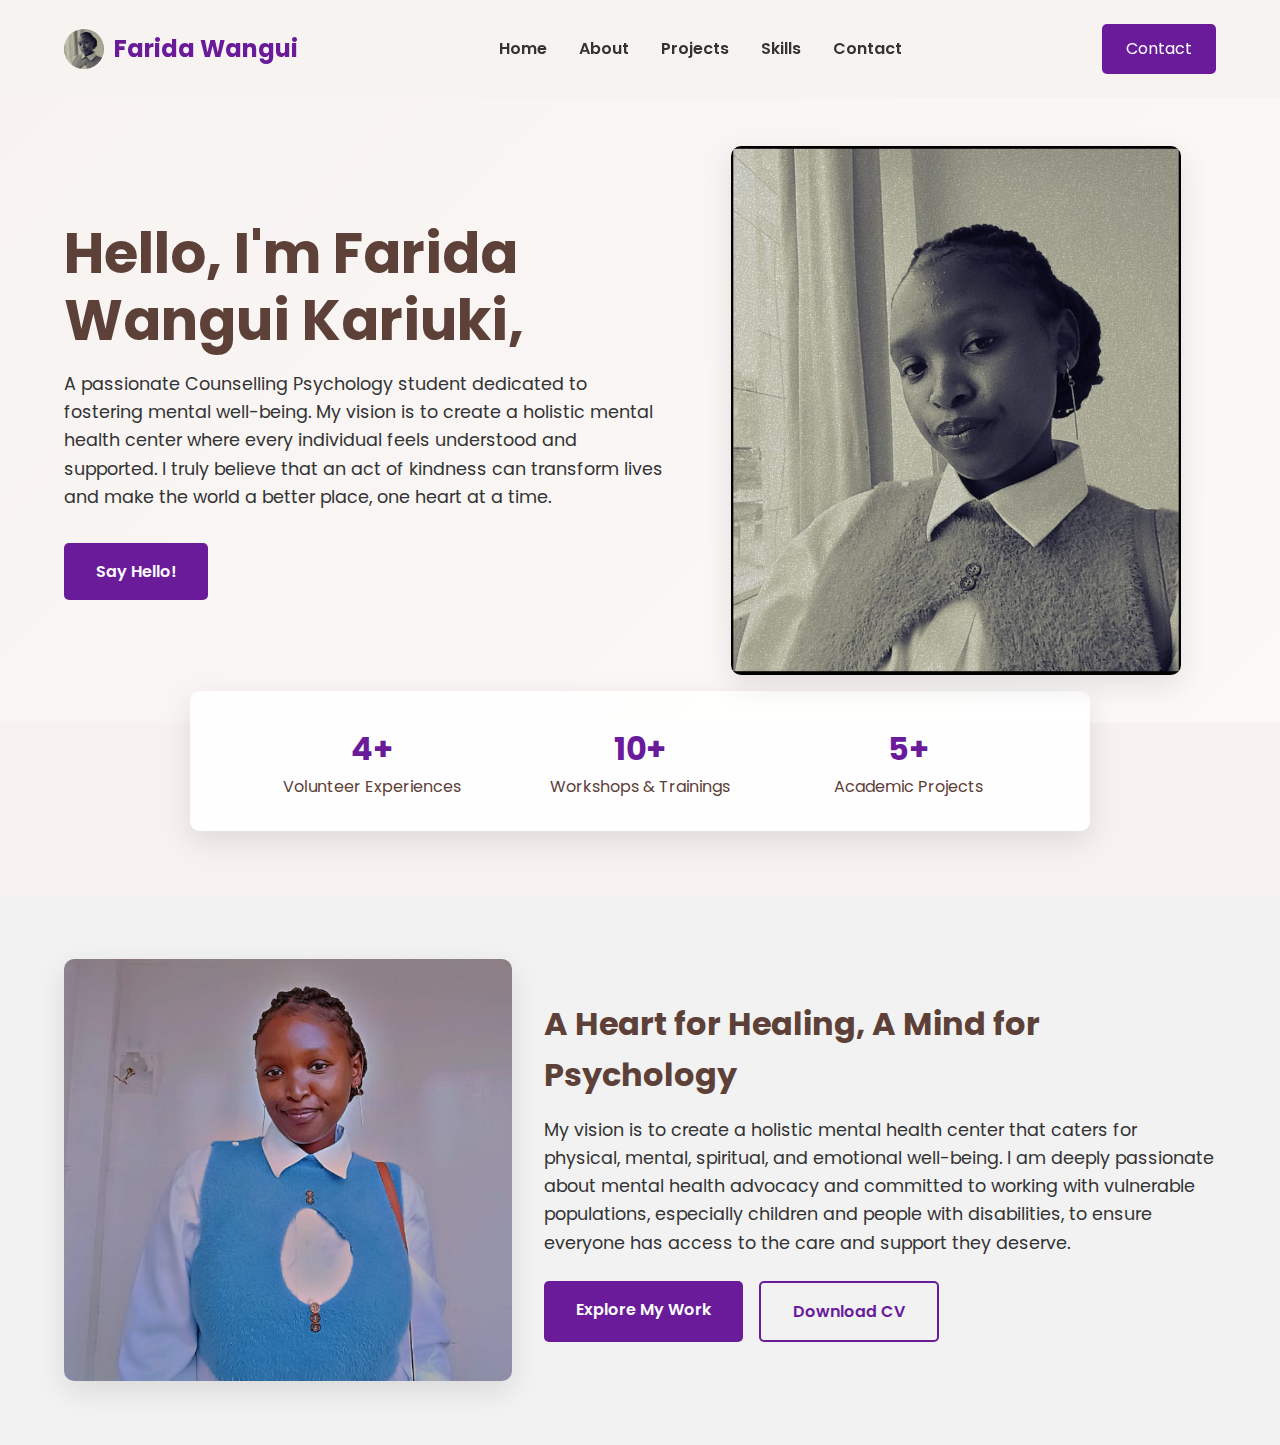
<file: index.html>
<!DOCTYPE html>
<html lang="en">
<head>
    <meta charset="UTF-8">
    <meta name="viewport" content="width=device-width, initial-scale=1.0">
    <title>Farida Wangui Kariuki - Psychology Student Portfolio</title>
    <link rel="stylesheet" href="assets/css/style.css">
</head>
<body>

    <header class="navbar">
        <div class="logo">
            <img src="assets/images/profile_pic.jpg.png" alt="Farida's Profile Picture" class="profile-pic">
            <span>Farida Wangui</span>
        </div>
        <nav>
            <ul>
                <li><a href="index.html">Home</a></li>
                <li><a href="pages/about.html">About</a></li>
                <li><a href="pages/projects.html">Projects</a></li>
                <li><a href="pages/services.html">Skills</a></li>
                <li><a href="pages/contact.html">Contact</a></li>
            </ul>
        </nav>
        <a href="pages/contact.html" class="contact-btn">Contact</a>
    </header>

    <main>
        <section class="hero-section">
            <div class="hero-content">
                <h1>Hello, I'm Farida Wangui Kariuki,</h1>
                <p>A passionate Counselling Psychology student dedicated to fostering mental well-being. My vision is to create a holistic mental health center where every individual feels understood and supported. I truly believe that an act of kindness can transform lives and make the world a better place, one heart at a time.</p>
                <a href="pages/contact.html" class="btn">Say Hello!</a>
            </div>
            <div class="hero-image">
                <img src="assets/images/profile_pic.jpg.png" alt="Farida Wangui Kariuki, a dedicated psychology student.">
            </div>
        </section>

        <section class="stats-section">
            <div class="stat-card">
                <h3>4+</h3>
                <p>Volunteer Experiences</p>
            </div>
            <div class="stat-card">
                <h3>10+</h3>
                <p>Workshops & Trainings</p>
            </div>
            <div class="stat-card">
                <h3>5+</h3>
                <p>Academic Projects</p>
            </div>
        </section>

        <section class="about-me-section">
            <div class="about-image">
                <img src="assets/images/farida_about.jpg.png" alt="Farida Wangui Kariuki engaged in her work.">
            </div>
            <div class="about-content">
                <h2>A Heart for Healing, A Mind for Psychology</h2>
                <p>My vision is to create a holistic mental health center that caters for physical, mental, spiritual, and emotional well-being. I am deeply passionate about mental health advocacy and committed to working with vulnerable populations, especially children and people with disabilities, to ensure everyone has access to the care and support they deserve.</p>
                <div class="about-buttons">
                    <a href="pages/projects.html" class="btn">Explore My Work</a>
                    <a href="#" class="btn download-cv-btn">Download CV</a>
                </div>
            </div>
        </section>
    </main>

    <script src="assets/js/app.js"></script>
</body>
</html>
</file>
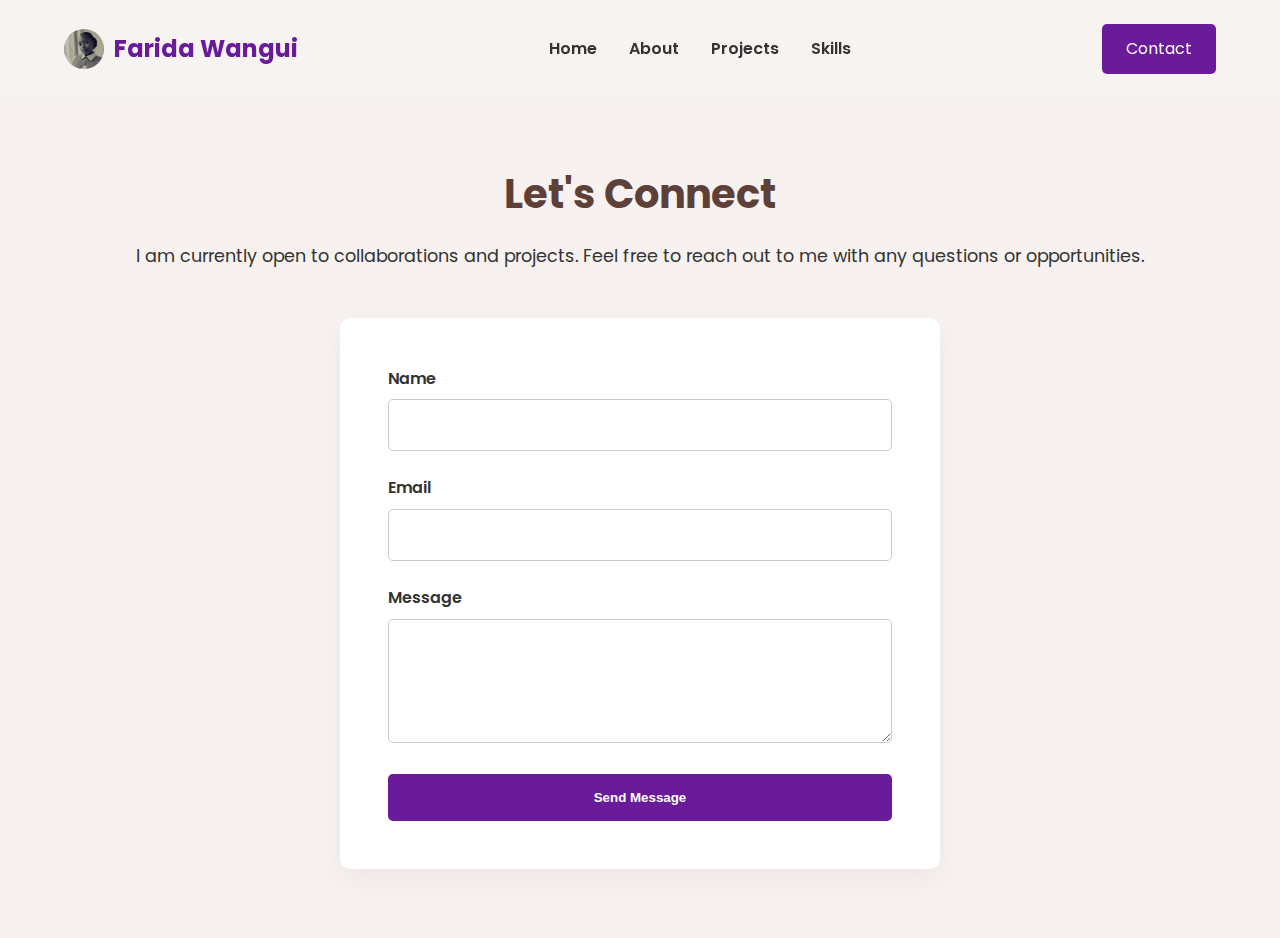
<file: pages/contact.html>
<!DOCTYPE html>
<html lang="en">
<head>
    <meta charset="UTF-8">
    <meta name="viewport" content="width=device-width, initial-scale=1.0">
    <title>Contact - Farida Wangui Kariuki</title>
    <link rel="stylesheet" href="../assets/css/style.css">
</head>
<body>

    <header class="navbar">
        <div class="logo">
            <img src="../assets/images/profile_pic.jpg.png" alt="Farida's Profile Picture" class="profile-pic">
            <span>Farida Wangui</span>
        </div>
        <nav>
            <ul>
                <li><a href="../index.html">Home</a></li>
                <li><a href="about.html">About</a></li>
                <li><a href="projects.html">Projects</a></li>
                <li><a href="services.html">Skills</a></li>
            </ul>
        </nav>
        <a href="contact.html" class="contact-btn">Contact</a>
    </header>

    <main>
        <section class="contact-section">
            <div class="contact-intro">
                <h2>Let's Connect</h2>
                <p>I am currently open to collaborations and projects. Feel free to reach out to me with any questions or opportunities.</p>
            </div>
            <div class="contact-form-container">
                <form action="#" method="POST" class="contact-form">
                    <div class="form-group">
                        <label for="name">Name</label>
                        <input type="text" id="name" name="name" required>
                    </div>
                    <div class="form-group">
                        <label for="email">Email</label>
                        <input type="email" id="email" name="email" required>
                    </div>
                    <div class="form-group">
                        <label for="message">Message</label>
                        <textarea id="message" name="message" rows="5" required></textarea>
                    </div>
                    <button type="submit" class="btn">Send Message</button>
                </form>
            </div>
        </section>
    </main>
    <script src="../assets/js/app.js"></script>
</body>
</html>
</file>
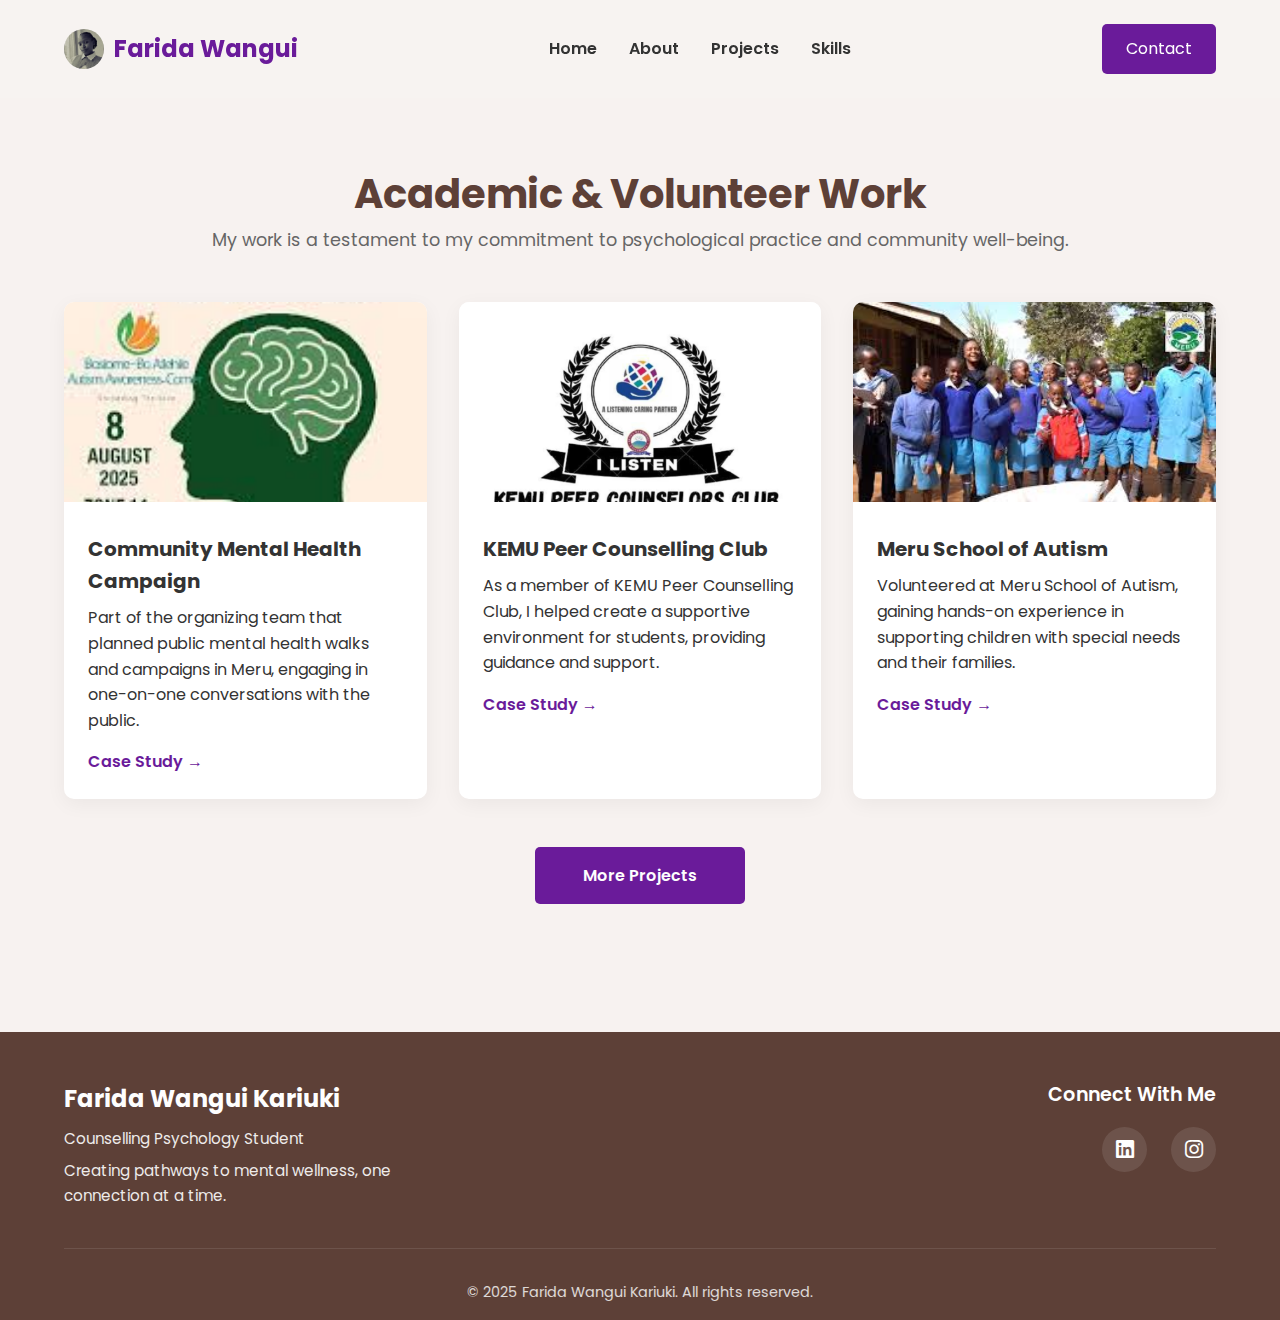
<file: pages/projects.html>
<!DOCTYPE html>
<html lang="en">
<head>
    <meta charset="UTF-8">
    <meta name="viewport" content="width=device-width, initial-scale=1.0">
    <title>Projects - Farida Wangui Kariuki</title>
    <link rel="stylesheet" href="../assets/css/style.css">
    <link rel="stylesheet" href="https://cdnjs.cloudflare.com/ajax/libs/font-awesome/6.4.0/css/all.min.css">
</head>
<body>

    <header class="navbar">
        <div class="logo">
            <img src="../assets/images/profile_pic.jpg.png" alt="Farida's Profile Picture" class="profile-pic">
            <span>Farida Wangui</span>
        </div>
        <nav>
            <ul>
                <li><a href="../index.html">Home</a></li>
                <li><a href="about.html">About</a></li>
                <li><a href="projects.html">Projects</a></li>
                <li><a href="services.html">Skills</a></li>
            </ul>
        </nav>
        <a href="contact.html" class="contact-btn">Contact</a>
    </header>

    <main>
        <section class="portfolio-section">
            <div class="portfolio-intro">
                <h2>Academic & Volunteer Work</h2>
                <p>My work is a testament to my commitment to psychological practice and community well-being.</p>
            </div>
            <div class="portfolio-grid">
                <div class="project-card">
                    <img src="../assets/images/project1.jpeg" alt="Mental Health Walk">
                    <div class="project-content">
                        <h3>Community Mental Health Campaign</h3>
                        <p>Part of the organizing team that planned public mental health walks and campaigns in Meru, engaging in one-on-one conversations with the public.</p>
                        <a href="#" class="case-study-btn">Case Study &rarr;</a>
                    </div>
                </div>
                <div class="project-card">
                    <img src="../assets/images/project2.png" alt="Peer Counselling">
                    <div class="project-content">
                        <h3>KEMU Peer Counselling Club</h3>
                        <p>As a member of KEMU Peer Counselling Club, I helped create a supportive environment for students, providing guidance and support.</p>
                        <a href="#" class="case-study-btn">Case Study &rarr;</a>
                    </div>
                </div>
                <div class="project-card">
                    <img src="../assets/images/project3.jpeg" alt="Autism School">
                    <div class="project-content">
                        <h3>Meru School of Autism</h3>
                        <p>Volunteered at Meru School of Autism, gaining hands-on experience in supporting children with special needs and their families.</p>
                        <a href="#" class="case-study-btn">Case Study &rarr;</a>
                    </div>
                </div>
            </div>
            <div class="more-projects-btn-container">
                <a href="#" class="btn more-projects-btn">More Projects</a>
            </div>
        </section>
    </main>
    <footer class="footer">
        <div class="footer-content">
            <div class="footer-info">
                <h3>Farida Wangui Kariuki</h3>
                <p>Counselling Psychology Student</p>
                <p>Creating pathways to mental wellness, one connection at a time.</p>
            </div>
            
            <div class="footer-social">
                <h4>Connect With Me</h4>
                <div class="social-links">
                    <a href="https://www.linkedin.com/in/farida-kariuki-2634912b7?utm_source=share&utm_campaign=share_via&utm_content=profile&utm_medium=android_app" target="_blank" rel="noopener noreferrer" aria-label="LinkedIn">
                        <i class="fab fa-linkedin"></i>
                    </a>
                    <a href="https://www.instagram.com/_.faree_da?igsh=MTZ5Z3B0bTRidnhmeg==" target="_blank" rel="noopener noreferrer" aria-label="Instagram">
                        <i class="fab fa-instagram"></i>
                    </a>
                </div>
            </div>
        </div>
        
        <div class="footer-bottom">
            <p>&copy; 2025 Farida Wangui Kariuki. All rights reserved.</p>
        </div>
    </footer>

    <script src="../assets/js/app.js"></script>
</body>
</html>
</file>
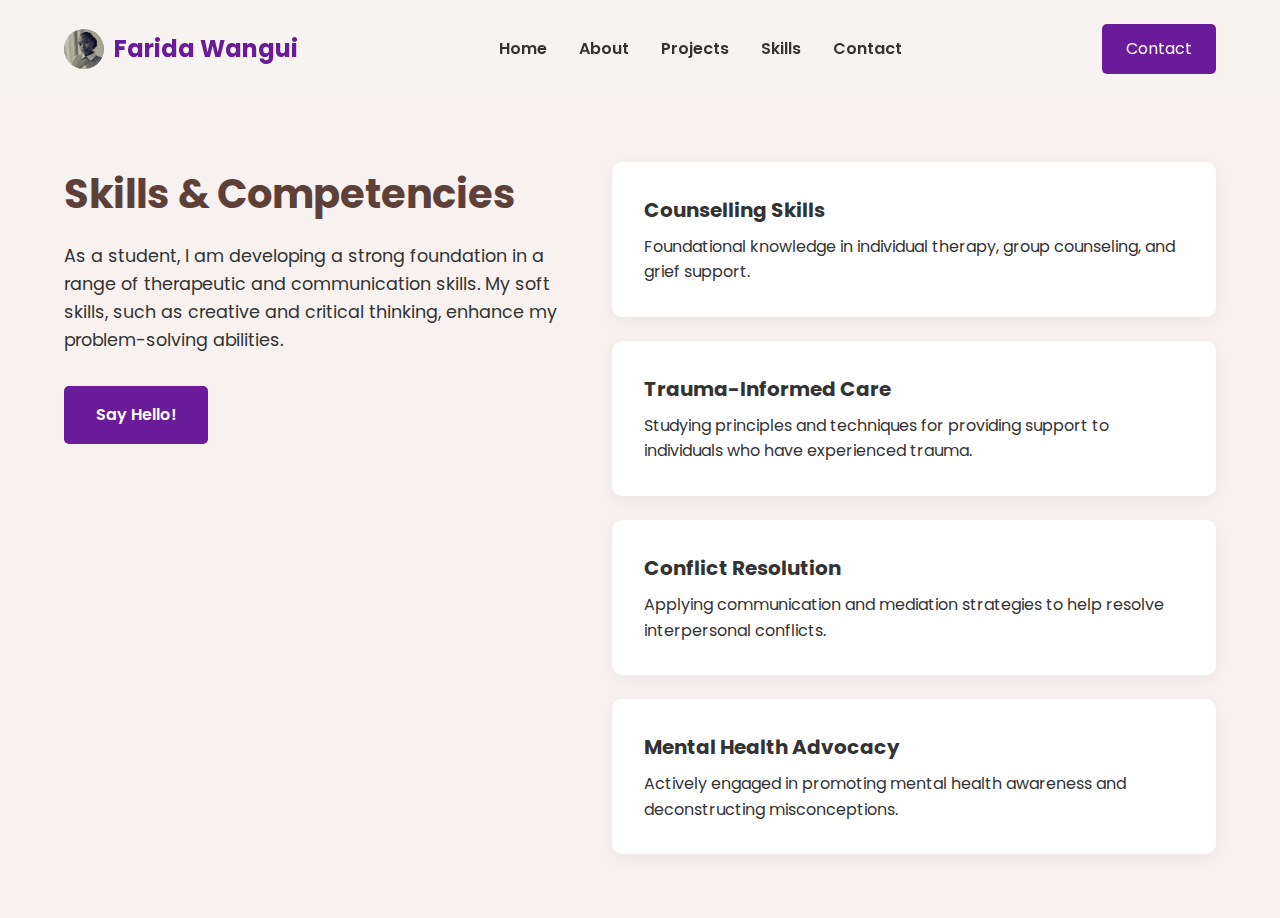
<file: pages/services.html>
<!DOCTYPE html>
<html lang="en">
<head>
    <meta charset="UTF-8">
    <meta name="viewport" content="width=device-width, initial-scale=1.0">
    <title>Skills - Farida Wangui Kariuki</title>
    <link rel="stylesheet" href="../assets/css/style.css">
</head>
<body>

    <header class="navbar">
        <div class="logo">
            <img src="../assets/images/profile_pic.jpg.png" alt="Farida's Profile Picture" class="profile-pic">
            <span>Farida Wangui</span>
        </div>
        <nav>
            <ul>
                <li><a href="../index.html">Home</a></li>
                <li><a href="about.html">About</a></li>
                <li><a href="projects.html">Projects</a></li>
                <li><a href="services.html">Skills</a></li>
                <li><a href="contact.html">Contact</a></li>
            </ul>
        </nav>
        <a href="contact.html" class="contact-btn">Contact</a>
    </header>

    <main>
        <section class="services-section">
            <div class="services-intro">
                <h2>Skills & Competencies</h2>
                <p>As a student, I am developing a strong foundation in a range of therapeutic and communication skills. My soft skills, such as creative and critical thinking, enhance my problem-solving abilities.</p>
                <a href="contact.html" class="btn">Say Hello!</a>
            </div>
            <div class="services-list">
                <div class="service-card">
                    <h3>Counselling Skills</h3>
                    <p>Foundational knowledge in individual therapy, group counseling, and grief support.</p>
                </div>
                <div class="service-card">
                    <h3>Trauma-Informed Care</h3>
                    <p>Studying principles and techniques for providing support to individuals who have experienced trauma.</p>
                </div>
                <div class="service-card">
                    <h3>Conflict Resolution</h3>
                    <p>Applying communication and mediation strategies to help resolve interpersonal conflicts.</p>
                </div>
                <div class="service-card">
                    <h3>Mental Health Advocacy</h3>
                    <p>Actively engaged in promoting mental health awareness and deconstructing misconceptions.</p>
                </div>
            </div>
        </section>
    </main>

    <script src="../assets/js/app.js"></script>
</body>
</html>
</file>
<file: assets/css/style.css>
@import url('https://fonts.googleapis.com/css2?family=Poppins:wght@400;600;700&display=swap');

:root {
    --primary-color: #6a1b9a;
    --secondary-color: #f7f2f0;
    --tertiary-color: #5d4037;
    --light-gray: #f2f2f2;
    --dark-text: #333;
    --light-text: #fefefe;
}

* {
    margin: 0;
    padding: 0;
    box-sizing: border-box;
}

html {
    scroll-behavior: smooth;
    overflow-x: hidden;
}

body {
    font-family: 'Poppins', sans-serif;
    line-height: 1.6;
    background-color: var(--secondary-color);
    color: var(--dark-text);
    overflow-x: hidden;
    width: 100%;
    max-width: 100vw;
}

/* --- Navigation Bar --- */
.navbar {
    display: flex;
    justify-content: space-between;
    align-items: center;
    padding: 1.5rem 5%;
    background-color: rgba(247, 242, 240, 0.95);
    position: sticky;
    top: 0;
    z-index: 1000;
    backdrop-filter: blur(10px);
}

.logo {
    display: flex;
    align-items: center;
    gap: 10px;
}

.profile-pic {
    width: 40px;
    height: 40px;
    border-radius: 50%;
    object-fit: cover;
}

.logo span {
    font-size: 1.5rem;
    font-weight: 700;
    color: var(--primary-color);
}

nav ul {
    list-style: none;
    display: flex;
}

nav ul li {
    margin-right: 2rem;
}

nav ul li:last-child {
    margin-right: 0;
}

nav ul li a {
    text-decoration: none;
    color: var(--dark-text);
    font-weight: 600;
    transition: color 0.3s;
}

nav ul li a:hover {
    color: var(--primary-color);
}

.contact-btn {
    background-color: var(--primary-color);
    color: var(--light-text);
    padding: 0.75rem 1.5rem;
    border-radius: 5px;
    text-decoration: none;
    transition: background-color 0.3s;
}

.contact-btn:hover {
    background-color: #5d1685;
}

/* --- Sections --- */

/* Hero Section */
.hero-section {
    display: flex;
    align-items: center;
    justify-content: center;
    padding: 3rem 5%;
    min-height: auto;
    background: linear-gradient(135deg, rgba(255, 255, 255, 0.1), rgba(255, 255, 255, 0.5));
    gap: 2rem;
}

.hero-content {
    flex: 1.5;
    max-width: 600px;
}

.hero-content h1 {
    font-size: clamp(2rem, 5vw, 3.5rem);
    font-weight: 700;
    margin-bottom: 1rem;
    color: var(--tertiary-color);
    line-height: 1.2;
}

.hero-content p {
    font-size: clamp(1rem, 2vw, 1.1rem);
    margin-bottom: 2rem;
    line-height: 1.6;
}

.btn {
    background-color: var(--primary-color);
    color: var(--light-text);
    padding: 1rem 2rem;
    border-radius: 5px;
    text-decoration: none;
    font-weight: 600;
    transition: background-color 0.3s;
    display: inline-block;
}

.btn:hover {
    background-color: #5d1685;
}

.hero-image {
    flex: 1;
    display: flex;
    justify-content: center;
    align-items: center;
}

.hero-image img {
    max-width: 100%;
    height: auto;
    border-radius: 10px;
    box-shadow: 0 10px 30px rgba(0, 0, 0, 0.1);
}

/* Stats Section */
.stats-section {
    display: flex;
    justify-content: center;
    gap: 2rem;
    padding: 2rem 5%;
    margin: -2rem auto 2rem;
    max-width: 900px;
    background-color: rgba(255, 255, 255, 0.9);
    border-radius: 10px;
    box-shadow: 0 10px 30px rgba(0, 0, 0, 0.1);
    flex-wrap: wrap;
}

.stat-card {
    text-align: center;
    flex: 1;
    min-width: 150px;
}

.stat-card h3 {
    font-size: clamp(1.5rem, 4vw, 2rem);
    font-weight: 700;
    color: var(--primary-color);
}

.stat-card p {
    font-size: clamp(0.9rem, 2vw, 1rem);
    color: var(--tertiary-color);
}

/* About Me Section (Homepage) */
.about-me-section {
    display: flex;
    align-items: center;
    justify-content: center;
    padding: 4rem 5%;
    gap: 2rem;
    background-color: var(--light-gray);
    margin-top: 4rem;
}

.about-image {
    flex: 1;
    display: flex;
    justify-content: center;
    align-items: center;
}

.about-image img {
    max-width: 100%;
    height: auto;
    border-radius: 10px;
    box-shadow: 0 10px 30px rgba(0, 0, 0, 0.1);
}

.about-content {
    flex: 1.5;
}

.about-content h2 {
    font-size: clamp(1.75rem, 4vw, 2rem);
    font-weight: 700;
    margin-bottom: 1rem;
    color: var(--tertiary-color);
}

.about-content p {
    margin-bottom: 1.5rem;
    font-size: clamp(1rem, 2vw, 1.1rem);
}

.about-buttons {
    display: flex;
    gap: 1rem;
    flex-wrap: wrap;
}

.about-buttons .download-cv-btn {
    background-color: transparent;
    color: var(--primary-color);
    border: 2px solid var(--primary-color);
    transition: all 0.3s ease;
}

.about-buttons .download-cv-btn:hover {
    background-color: var(--primary-color);
    color: var(--light-text);
    box-shadow: 0 5px 15px rgba(0, 0, 0, 0.1);
}

/* Services Page Section (Skills) */
.services-section {
    display: flex;
    justify-content: space-between;
    padding: 4rem 5%;
    gap: 3rem;
}

.services-intro {
    flex: 1;
    max-width: 500px;
}

.services-intro h2 {
    font-size: clamp(2rem, 4vw, 2.5rem);
    font-weight: 700;
    margin-bottom: 1rem;
    color: var(--tertiary-color);
}

.services-intro p {
    font-size: clamp(1rem, 2vw, 1.1rem);
    margin-bottom: 2rem;
}

.services-list {
    flex: 1;
    display: flex;
    flex-direction: column;
    gap: 1.5rem;
}

.service-card {
    background-color: #fff;
    padding: 2rem;
    border-radius: 10px;
    box-shadow: 0 5px 20px rgba(0, 0, 0, 0.05);
    transition: transform 0.3s ease;
}

.service-card:hover {
    transform: translateY(-5px);
}

.service-card h3 {
    font-size: clamp(1.1rem, 2.5vw, 1.25rem);
    margin-bottom: 0.5rem;
}

.service-card p {
    font-size: clamp(0.95rem, 2vw, 1rem);
}

/* Portfolio Page Section (Projects) */
.portfolio-section {
    padding: 4rem 5%;
    text-align: center;
}

.portfolio-intro {
    margin-bottom: 3rem;
}

.portfolio-intro h2 {
    font-size: clamp(2rem, 4vw, 2.5rem);
    font-weight: 700;
    color: var(--tertiary-color);
}

.portfolio-intro p {
    color: #666;
    font-size: clamp(1rem, 2vw, 1.1rem);
}

.portfolio-grid {
    display: grid;
    grid-template-columns: repeat(auto-fit, minmax(280px, 1fr));
    gap: 2rem;
}

.project-card {
    background-color: #fff;
    border-radius: 10px;
    overflow: hidden;
    box-shadow: 0 5px 20px rgba(0, 0, 0, 0.05);
    text-align: left;
    transition: transform 0.3s ease, box-shadow 0.3s ease;
}

.project-card:hover {
    transform: translateY(-5px);
    box-shadow: 0 10px 25px rgba(0, 0, 0, 0.1);
}

.project-card img {
    width: 100%;
    height: 200px;
    object-fit: cover;
}

.project-content {
    padding: 1.5rem;
}

.project-content h3 {
    font-size: clamp(1.1rem, 2.5vw, 1.25rem);
    margin-bottom: 0.5rem;
}

.project-content p {
    font-size: clamp(0.95rem, 2vw, 1rem);
    margin-bottom: 1rem;
}

.case-study-btn {
    color: var(--primary-color);
    text-decoration: none;
    font-weight: 600;
    transition: transform 0.3s;
    display: inline-block;
}

.case-study-btn:hover {
    transform: translateX(5px);
}

.more-projects-btn-container {
    margin-top: 3rem;
}

.more-projects-btn {
    padding: 1rem 3rem;
}

/* About Page (Work Process) Section */
.about-page-section {
    padding: 3rem 5%;
}

.personal-interests-container,
.work-process-container {
    padding: 4rem 5%;
    text-align: center;
}

.personal-interests-container {
    background-color: var(--light-gray);
    margin-bottom: 2rem;
}

.interests-intro,
.process-intro {
    max-width: 600px;
    margin: 0 auto 3rem;
}

.interests-intro h2,
.process-intro h2 {
    font-size: clamp(2rem, 4vw, 2.5rem);
    font-weight: 700;
    color: var(--tertiary-color);
}

.interests-intro p,
.process-intro p {
    font-size: clamp(1rem, 2vw, 1.1rem);
}

.interests-grid,
.process-grid {
    display: grid;
    grid-template-columns: repeat(auto-fit, minmax(250px, 1fr));
    gap: 2rem;
}

/* Card Styles with Images */
.interest-card,
.process-card {
    background-color: #fff;
    border-radius: 10px;
    overflow: hidden;
    box-shadow: 0 5px 20px rgba(0, 0, 0, 0.05);
    text-align: center;
    transition: transform 0.3s ease, box-shadow 0.3s ease;
    position: relative;
}

.interest-card:hover,
.process-card:hover {
    transform: translateY(-10px);
    box-shadow: 0 15px 30px rgba(0, 0, 0, 0.1);
}

.card-image {
    width: 100%;
    height: 180px;
    object-fit: cover;
    display: block;
    border-radius: 10px 10px 0 0;
}

.card-content {
    padding: 1.5rem;
}

.interest-card h3,
.process-card h3 {
    font-size: clamp(1.1rem, 2.5vw, 1.25rem);
    color: var(--tertiary-color);
    margin-bottom: 0.5rem;
}

.interest-card p,
.process-card p {
    font-size: clamp(0.95rem, 2vw, 1rem);
    color: var(--dark-text);
}

/* Call to Action Section */
.cta-section {
    background-color: var(--primary-color);
    color: var(--light-text);
    text-align: center;
    padding: 4rem 5%;
}

.cta-content {
    max-width: 700px;
    margin: 0 auto;
}

.cta-content h2 {
    font-size: clamp(2rem, 4vw, 2.5rem);
    margin-bottom: 1rem;
}

.cta-content p {
    font-size: clamp(1rem, 2vw, 1.1rem);
    margin-bottom: 2rem;
}

/* Contact Page Section */
.contact-section {
    display: flex;
    flex-direction: column;
    align-items: center;
    justify-content: center;
    padding: 4rem 5%;
    text-align: center;
}

.contact-intro {
    margin-bottom: 3rem;
}

.contact-intro h2 {
    font-size: clamp(2rem, 4vw, 2.5rem);
    font-weight: 700;
    color: var(--tertiary-color);
    margin-bottom: 1rem;
}

.contact-intro p {
    font-size: clamp(1rem, 2vw, 1.1rem);
}

.contact-form-container {
    background-color: #fff;
    padding: 3rem;
    border-radius: 10px;
    box-shadow: 0 10px 30px rgba(0, 0, 0, 0.05);
    width: 100%;
    max-width: 600px;
}

.contact-form .form-group {
    text-align: left;
    margin-bottom: 1.5rem;
}

.contact-form label {
    display: block;
    margin-bottom: 0.5rem;
    font-weight: 600;
    font-size: clamp(0.95rem, 2vw, 1rem);
}

.contact-form input,
.contact-form textarea {
    width: 100%;
    padding: 1rem;
    border: 1px solid #ccc;
    border-radius: 5px;
    font-size: clamp(0.95rem, 2vw, 1rem);
}

.contact-form .btn {
    width: 100%;
    border: none;
    cursor: pointer;
}

/* Footer Styles */
.footer {
    background-color: var(--tertiary-color);
    color: var(--light-text);
    padding: 3rem 5% 1rem;
    margin-top: 4rem;
}

.footer-content {
    display: flex;
    justify-content: space-between;
    align-items: flex-start;
    max-width: 1200px;
    margin: 0 auto 2rem;
    gap: 3rem;
}

.footer-info {
    flex: 1;
    max-width: 400px;
}

.footer-info h3 {
    font-size: clamp(1.25rem, 3vw, 1.5rem);
    font-weight: 700;
    margin-bottom: 0.5rem;
    color: var(--light-text);
}

.footer-info p {
    font-size: clamp(0.9rem, 2vw, 0.95rem);
    line-height: 1.6;
    margin-bottom: 0.5rem;
    opacity: 0.9;
}

.footer-social {
    flex: 1;
    text-align: right;
}

.footer-social h4 {
    font-size: clamp(1.1rem, 2.5vw, 1.2rem);
    font-weight: 600;
    margin-bottom: 1rem;
    color: var(--light-text);
}

.social-links {
    display: flex;
    gap: 1.5rem;
    justify-content: flex-end;
}

.social-links a {
    display: flex;
    align-items: center;
    justify-content: center;
    width: 45px;
    height: 45px;
    background-color: rgba(255, 255, 255, 0.1);
    border-radius: 50%;
    color: var(--light-text);
    font-size: 1.3rem;
    text-decoration: none;
    transition: all 0.3s ease;
}

.social-links a:hover {
    background-color: var(--primary-color);
    transform: translateY(-3px);
    box-shadow: 0 5px 15px rgba(106, 27, 154, 0.3);
}

.footer-bottom {
    text-align: center;
    padding-top: 2rem;
    border-top: 1px solid rgba(255, 255, 255, 0.1);
}

.footer-bottom p {
    font-size: clamp(0.85rem, 2vw, 0.9rem);
    opacity: 0.8;
}

/* --- Media Queries --- */

/* Tablets (768px and below) */
@media (max-width: 768px) {
    .navbar {
        flex-direction: column;
        gap: 1rem;
        padding: 1rem 5%;
    }

    nav ul {
        flex-direction: column;
        gap: 0.75rem;
        text-align: center;
    }

    nav ul li {
        margin-right: 0;
    }
    
    .hero-section {
        flex-direction: column;
        text-align: center;
        padding: 2rem 5%;
    }

    .hero-content {
        max-width: 100%;
    }

    .hero-image {
        margin-top: 2rem;
        max-width: 400px;
    }
    
    .stats-section {
        flex-direction: column;
        padding: 1.5rem;
        margin: 0 5% 2rem;
    }

    .stat-card {
        padding: 1rem 0;
    }

    .about-me-section {
        flex-direction: column;
        text-align: center;
        padding: 3rem 5%;
    }

    .about-image {
        margin-top: 0;
        margin-bottom: 2rem;
        max-width: 400px;
    }

    .about-buttons {
        justify-content: center;
    }

    .services-section {
        flex-direction: column;
        text-align: center;
        padding: 3rem 5%;
    }

    .services-intro {
        max-width: 100%;
    }

    .work-process-container {
        padding: 3rem 5%;
    }

    .portfolio-grid {
        grid-template-columns: 1fr;
    }

    .footer-content {
        flex-direction: column;
        text-align: center;
        gap: 2rem;
    }

    .footer-info {
        max-width: 100%;
    }

    .footer-social {
        text-align: center;
    }

    .social-links {
        justify-content: center;
    }
}

/* Small tablets and large phones (576px and below) */
@media (max-width: 576px) {
    .navbar {
        padding: 1rem 3%;
    }

    .logo span {
        font-size: 1.25rem;
    }

    .contact-btn {
        padding: 0.6rem 1.2rem;
        font-size: 0.9rem;
    }

    .hero-section,
    .about-me-section,
    .services-section,
    .portfolio-section,
    .contact-section {
        padding: 2rem 3%;
    }

    .btn {
        padding: 0.85rem 1.5rem;
        font-size: 0.95rem;
    }

    .stats-section {
        margin: 0 3% 2rem;
        gap: 1rem;
    }

    .portfolio-grid {
        gap: 1.5rem;
    }

    .service-card,
    .project-card,
    .interest-card,
    .process-card {
        padding: 1.5rem;
    }

    .contact-form-container {
        padding: 2rem 1.5rem;
    }

    .interests-grid,
    .process-grid {
        grid-template-columns: 1fr;
        gap: 1.5rem;
    }

    .footer {
        padding: 2rem 3% 1rem;
    }

    .social-links a {
        width: 40px;
        height: 40px;
        font-size: 1.1rem;
    }
}

/* Extra small phones (400px and below) */
@media (max-width: 400px) {
    .logo span {
        font-size: 1.1rem;
    }

    .profile-pic {
        width: 35px;
        height: 35px;
    }

    nav ul {
        gap: 0.5rem;
    }

    nav ul li a {
        font-size: 0.9rem;
    }

    .hero-section,
    .about-me-section,
    .services-section {
        padding: 1.5rem 3%;
    }

    .about-buttons {
        flex-direction: column;
        width: 100%;
    }

    .about-buttons .btn {
        width: 100%;
        text-align: center;
    }

    .service-card,
    .project-card {
        padding: 1.25rem;
    }

    .contact-form-container {
        padding: 1.5rem 1rem;
    }
}
</file>
